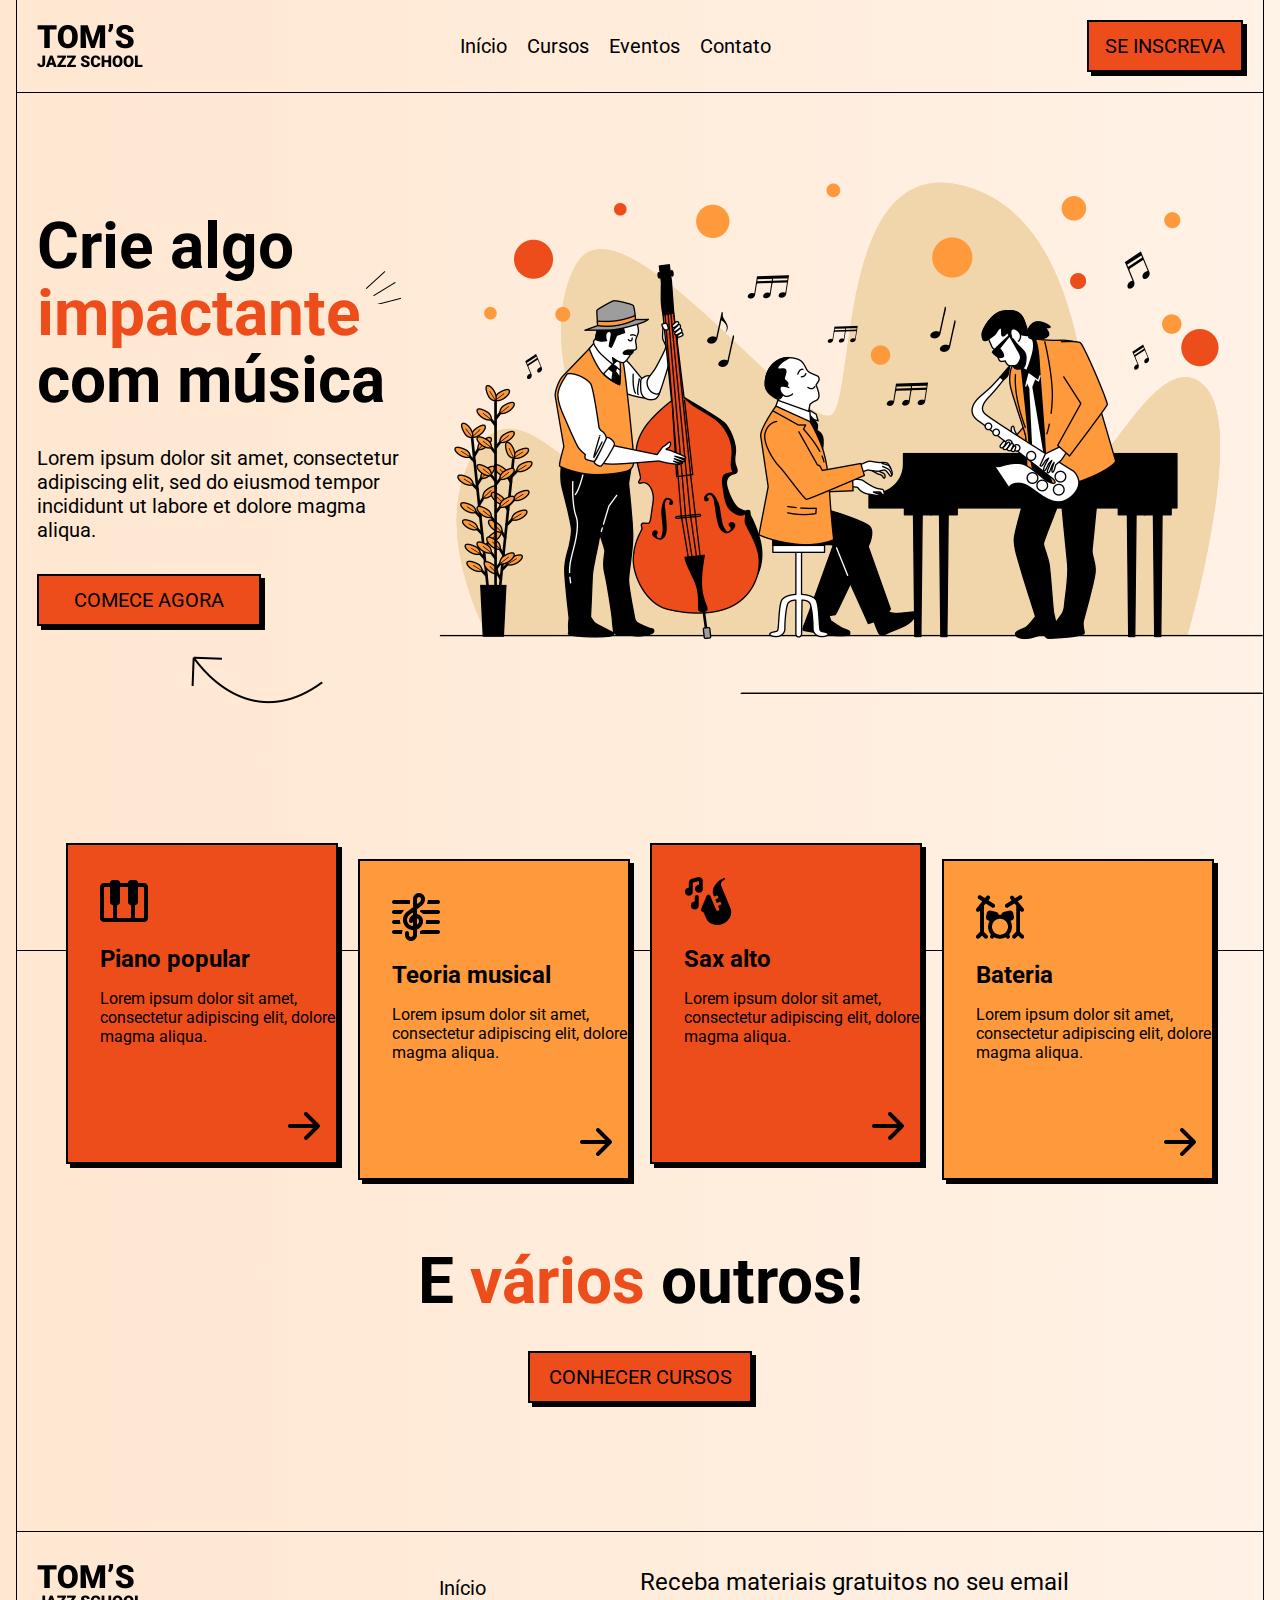
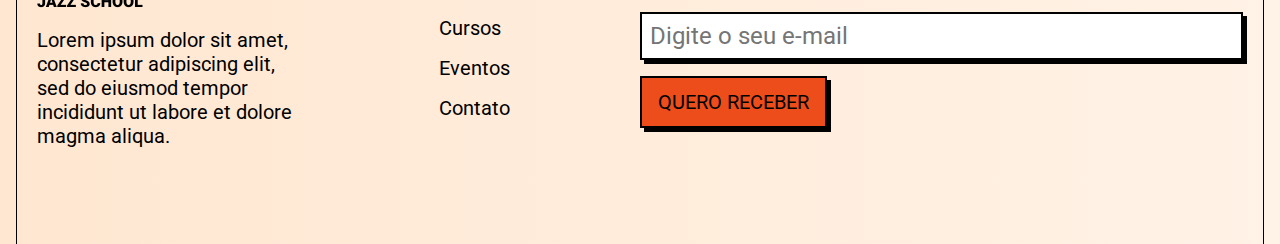
<file: index.html>
<!DOCTYPE html>
<html lang="pt-br">
<head>
    <meta charset="UTF-8">
    <meta name="viewport" content="width=device-width, initial-scale=1.0">
    <link rel="stylesheet" href="style.css">
    <link rel="preconnect" href="https://fonts.googleapis.com">
    <link rel="preconnect" href="https://fonts.gstatic.com" crossorigin>
    <link href="https://fonts.googleapis.com/css2?family=Roboto:wght@500;900&display=swap" rel="stylesheet">
    <title>Tom's Jazz School</title>
</head>
<body>
    <header>
        <div class="container">
            <img src="images/logo.png" alt="Tom's Jazz School">
            <nav>
                <a href="index.html">Início</a>
                <a href="#">Cursos</a>
                <a href="#">Eventos</a>
                <a href="contato.html">Contato</a>
            </nav>
            <a href="#" class="button mt-1 mb-1 mx-auto">Se Inscreva</a>
        </div>
    </header>
    <main>
        <section class="hero-section">
            <div class="container row-reverse">
                <img src="images/hero-img.png" alt="Banda de Jazz tocando">
                <div>
                    <h1 class="mt-2">Crie algo <span class="primary-text decoration">impactante</span> com música</h1>
                    <p class="mt-2 mb-2">Lorem ipsum dolor sit amet, consectetur adipiscing elit, sed do eiusmod tempor incididunt ut labore et dolore magma aliqua.</p>
                    <a href="#" class="button">Comece agora</a>
                </div>
            </div>
        </section>
        <section class="courses-section">
            <div class="cards">
                <article class="card">
                    <img src="images/piano.png" alt="ícone de teclas de piano">
                    <strong>Piano popular</strong>
                    <p>Lorem ipsum dolor sit amet, consectetur adipiscing elit, dolore magma aliqua.</p>
                    <a href="#">
                        <img src="images/arrow-right.png" alt="Ir para página do curso">
                    </a>
                </article>
                <article class="card">
                    <img src="images/clef.png" alt="ícone da clave de sol">
                    <strong>Teoria musical</strong>
                    <p>Lorem ipsum dolor sit amet, consectetur adipiscing elit, dolore magma aliqua.</p>
                    <a href="#">
                        <img src="images/arrow-right.png" alt="Ir para página do curso">
                    </a>
                </article>
                <article class="card">
                    <img src="images/sax.png" alt="ícone de saxofone">
                    <strong>Sax alto</strong>
                    <p>Lorem ipsum dolor sit amet, consectetur adipiscing elit, dolore magma aliqua.</p>
                    <a href="#">
                        <img src="images/arrow-right.png" alt="Ir para página do curso">
                    </a>
                </article>
                <article class="card">
                    <img src="images/drums.png" alt="ícone de bateria">
                    <strong>Bateria</strong>
                    <p>Lorem ipsum dolor sit amet, consectetur adipiscing elit, dolore magma aliqua.</p>
                    <a href="#">
                        <img src="images/arrow-right.png" alt="Ir para página do curso">
                    </a>
                </article>
            </div>
            <h2 class="text-center">E <span class="primary-text">vários</span> outros!</h2>
            <a href="#" class="button mt-2 mx-auto">Conhecer cursos</a>
        </section>
    </main>
    <footer>
        <div class="container">
            <div class="about-column">
                <img src="images/logo.png" alt="Tom's Jazz School" class="mt-1 mb-1">
                <p class="mb-2">Lorem ipsum dolor sit amet, consectetur adipiscing elit, sed do eiusmod tempor incididunt ut labore et dolore magma aliqua.</p>
            </div>
            <nav class="mb-2">
                <a href="#">Início</a>
                <a href="#">Cursos</a>
                <a href="#">Eventos</a>
                <a href="#">Contato</a>
            </nav>
            <form class="newsletter-form">
                <label for="email" class="mb-1">Receba materiais gratuitos no seu email</label>
                <input type="text" name="email" class="mb-1" id="email" placeholder="Digite o seu e-mail">
                <button class="button mb-2">Quero receber</button>
            </form>
        </div>
    </footer>
</body>
</html>
</file>
<file: style.css>
*{
    box-sizing: border-box;
    font-family: 'Roboto', sans-serif;
    margin: 0;
    padding: 0;
}

:root{
    --primary-color: #ED4D1B;
    --secondary-color: #FF9A3C;
    --color-black: #000;
    --color-white: #fff;
}

body{
    background: linear-gradient(90deg, #FFE7D1 0%, #FFF2E6 100%);
    padding: 0 1rem;
}

body::-webkit-scrollbar {
    width: 10px;
}
  
body::-webkit-scrollbar-track {
    background: var(--secondary-color);
}
  
body::-webkit-scrollbar-thumb {
    background-color: var(--primary-color);
    border-radius: 20px;
}

header, .hero-section, .courses-section, footer, .contact-container{
    border-color: var(--color-black);
    border-style: solid;
    border-width: 0 1px 1px 1px;
    padding: 1.25rem;
}

header img{
    display: block;
    margin: 1rem auto;
}

header nav{
    display: grid;
    grid-template-columns: 1fr 1fr;
    margin: 1rem auto 0;
}

nav a{
    color: var(--color-black);
    font-size: 1.25rem;
    padding: 0.5rem;
    text-decoration: none;
}

header nav a:nth-child(2n-1){
    text-align: right;
}

.button{
    background-color: var(--primary-color);
    border: 2px solid var(--color-black);
    box-shadow: 4px 4px 0 var(--color-black);
    color: var(--color-black);
    display: block;
    font-size: 1.25rem;
    padding: 0.75rem 1rem;
    max-width: 14rem;
    text-align: center;
    text-decoration: none;
    text-transform: uppercase;
    cursor: pointer;
}

.hero-section{
    padding-right: 0;
    padding-bottom: 16rem;
}

.hero-section img{
    display: block;
    margin: 1.25rem 0 0 auto;
    max-width: 100%;
}

.hero-section p {
    font-size: 1.25rem;
    padding-right: 1.25rem;
}

.hero-section .button{
    position: relative;
}

.hero-section .button::after{
    content: '';
    background: url(images/arrow-curve.png);
    position: absolute;
    top: 5rem;
    right: -4rem;
    height: 3rem;
    width: 8.25rem;
}

.decoration{
    display: block;
    position: relative;
}

.decoration::after{
    content: '';
    background: url(images/three-dashes.png);
    position: absolute;
    top: -0.75rem;
    height: 2.25rem;
    width: 2.5rem;
}

h1{
    font-size: 3rem;
    line-height: 105%;
}

h2{
    font-size: 2.5rem;
}

.courses-section{
    padding-bottom: 8rem;

}

.cards{
    display: flex;
    flex-direction: column;
    align-items: start;
    gap: 1.25rem;
    margin-top: -8rem;
    margin-bottom: 4rem;
}

.card{
    background-color: var(--primary-color);
    border: 2px solid var(--color-black);
    box-shadow: 4px 4px 0 var(--color-black);
    max-width: 17rem;
    padding: 2rem 0 0 2rem;
}

.card:nth-child(2n){
    align-self: end;
    background-color: var(--secondary-color);
}

.card strong{
    display: block;
    font-size: 1.5rem;
    margin: 1rem 0;
}

.card a{
    display: block;
    margin: 3rem 0 0 auto;
    width: fit-content;
}

/* ------------ FOOTER ------------ */
footer{
    border-bottom: 0;
    padding: 1rem 1.25rem 4rem;
}

footer nav a{
    display: block;
    padding-left: 0;
}

.newsletter-form label{
    display: block;
    font-size: 1.5rem;
}

.newsletter-form input{
    border: 2px solid var(--color-black);
    box-shadow: 4px 4px 0 var(--color-black);
    font-size: 1.5rem;
    padding: 0.5rem;
    width: 100%;
}


/* ------------ CONTACT ------------*/
.contact-label{
    display: flex;
    justify-content: center;
    align-items: center;
    font-size: 1.5rem;
}

.contact-input{
    border: 2px solid var(--color-black);
    box-shadow: 4px 4px 0 var(--color-black);
    font-size: 1.5rem;
    padding: 0.5rem;
    width: 60%;
    margin-left: 20%;
}

table {
	margin: 20px 0 40px;
    width: 50%;
}

thead {
    background-color: var(--primary-color);
    border: 2px solid var(--color-black);
    box-shadow: 2px 2px 0 var(--color-black);
    color: var(--color-black);
}

th, td {
	border: 1px solid #000000;
	padding: 1rem;
    text-align: center;
    font-size: 1.5rem;
}

/* ------------ UTILITÁRIOS ------------*/
.mt-1{
    margin-top: 1rem;
}

.mt-2{
    margin-top: 2rem;
}

.mb-1{
    margin-bottom: 1rem;
}

.mb-2{
    margin-bottom: 2rem;
}

.mx-auto{
    margin-left: auto;
    margin-right: auto;
}

.primary-text{
    color: var(--primary-color);
}

.text-center{
    text-align: center;
}



/* ------------ RESPONSIVIDADE ------------ */
@media screen and (min-width: 40rem){
    header nav{
        display: block;
        text-align: center;
    }

    .cards{
        flex-direction: row;
        flex-wrap: wrap;
        justify-content: center;
    }
    
    .card:nth-child(2n){
        margin-top: 1rem;
    }
}

@media screen and (min-width:48rem){
    header div{
        display: flex;
        align-items: center;
        justify-content: space-between;
    }

    header img, header nav, header .button{
        margin: 0;
    }
}

@media screen and (min-width: 72rem){
    h1, h2{
        font-size: 4rem;
    }

    .container{
        display: flex;
        align-items: center;
        margin: 0 auto;
        max-width: 72rem;
    }
    
    .container.row-reverse{
        flex-direction: row-reverse;
    }

    .about-column{
        flex: 2;
    }

    .about-column p{
        font-size: 1.25rem;
        max-width: 16rem;
    }
    
    footer nav{
        flex: 1;
    }

    .newsletter-form{
        flex: 3;
    }
}

@media screen and (min-width: 80rem){
    .container{
        max-width: 80rem;
    }
}
</file>
